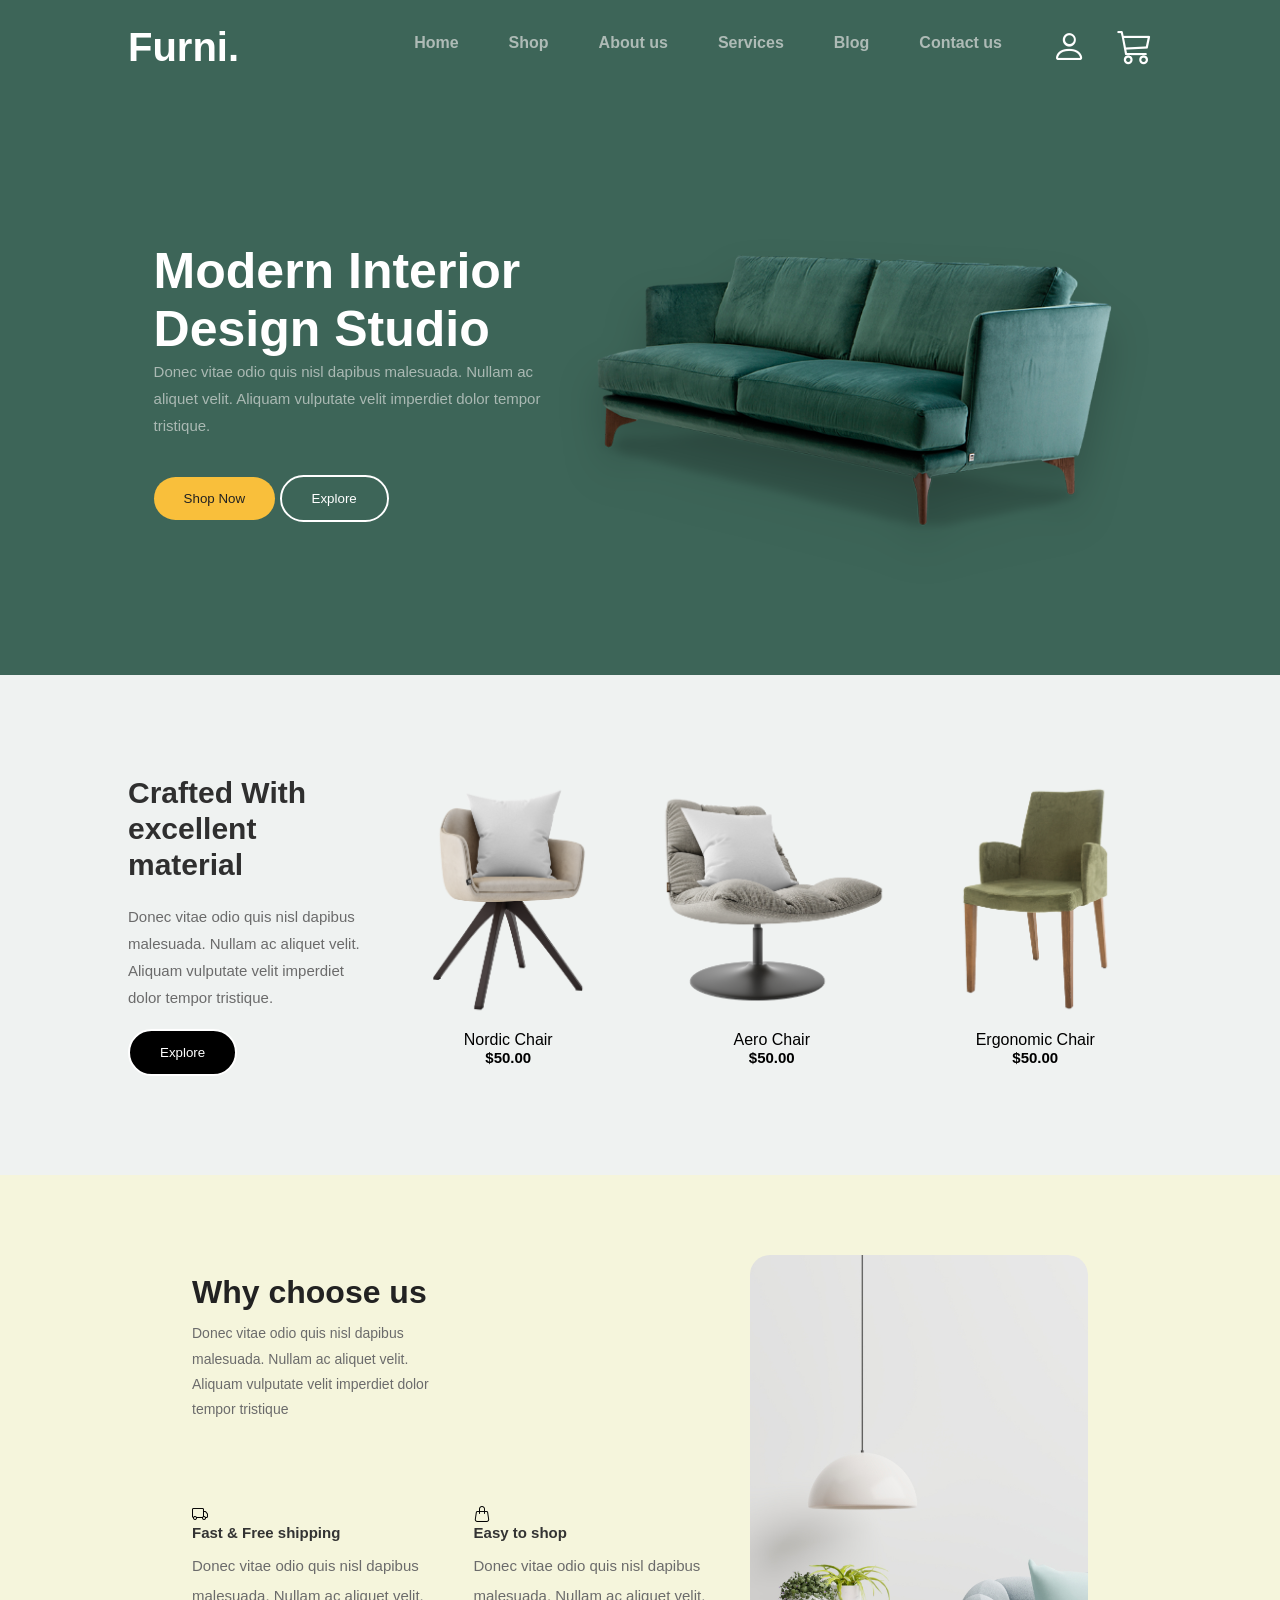
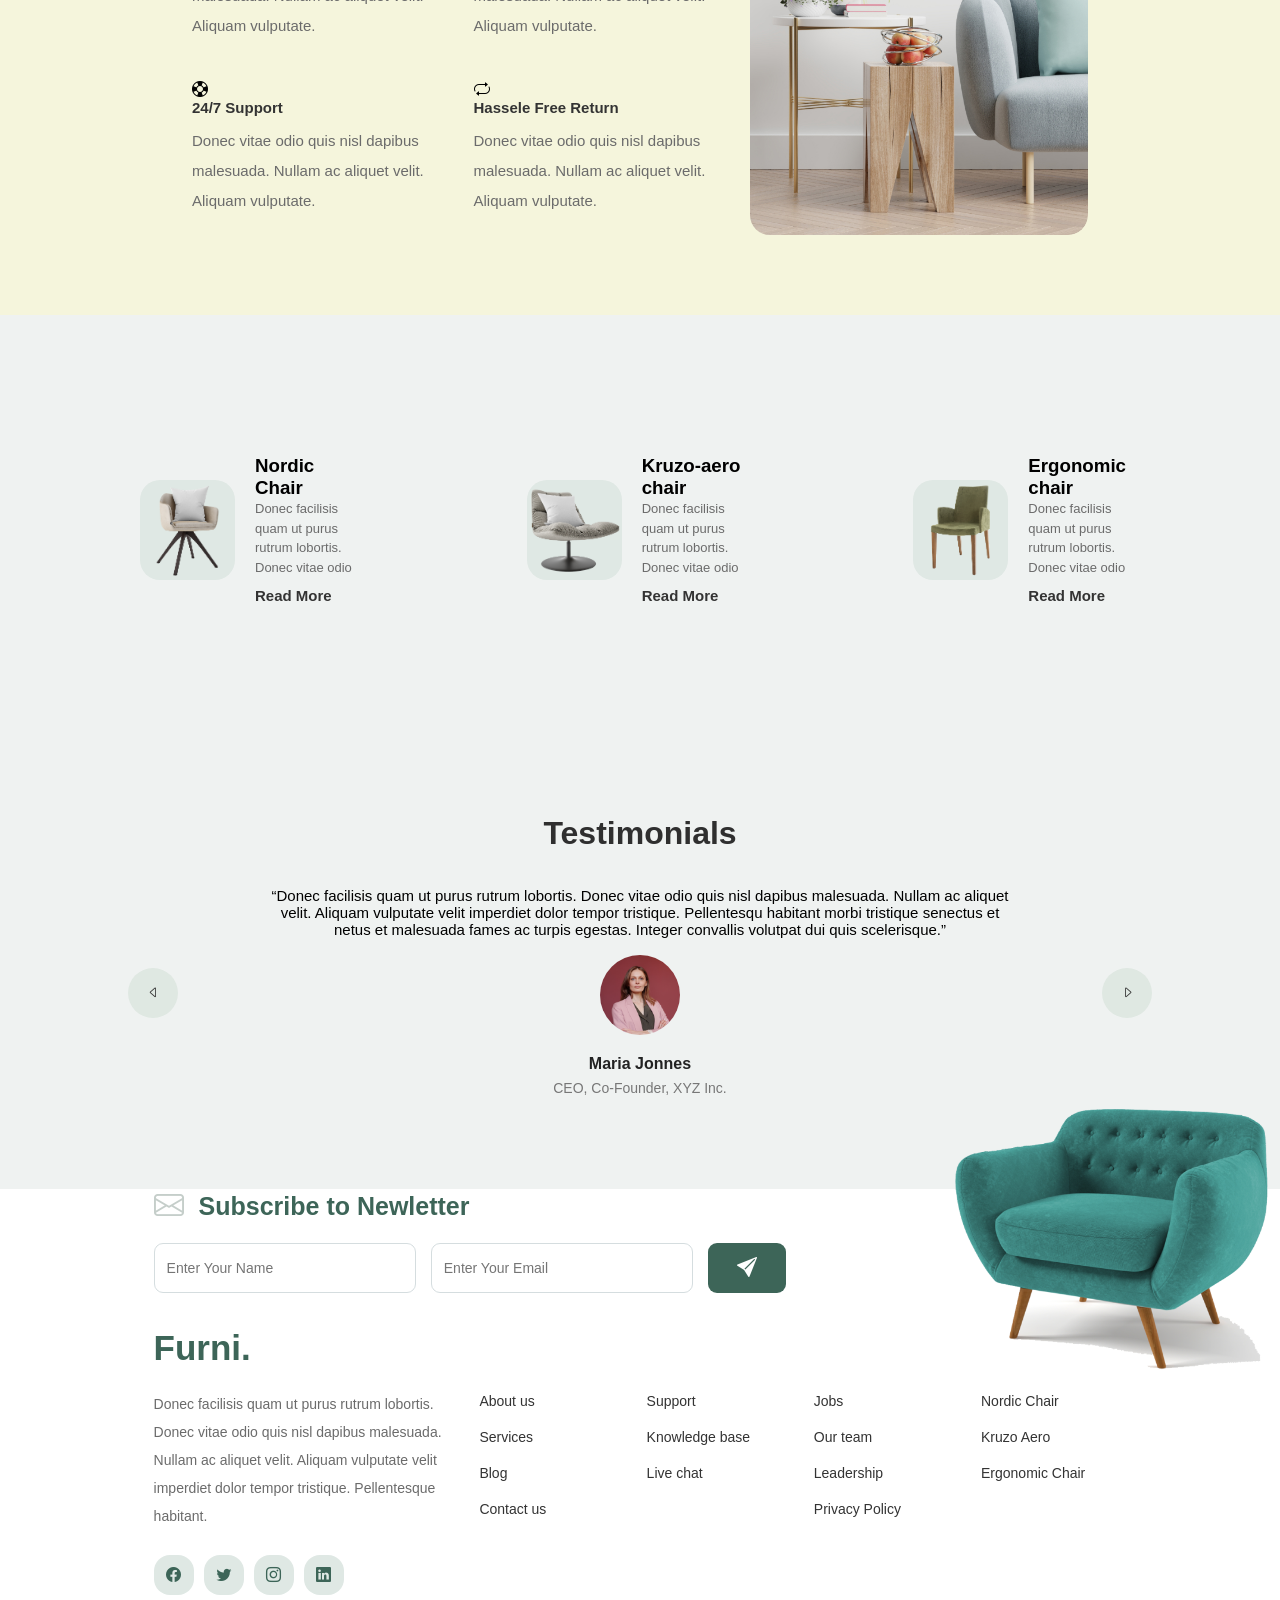
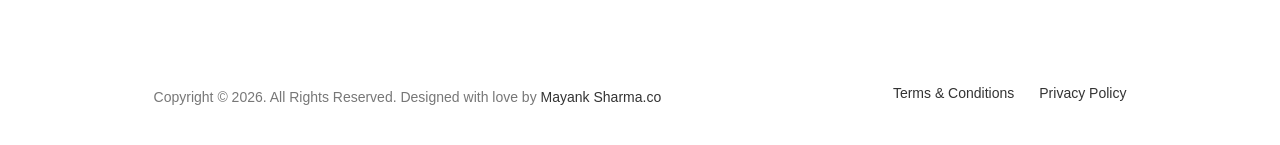
<file: index.html>
<!doctype html>
<html lang="en">
  <head>
    <meta charset="UTF-8" />
    <meta name="viewport" content="width=device-width, initial-scale=1.0" />
    <title>Furmi</title>
    <link rel="icon" type="image/png" href="Assets/favicon.png" />
    <link rel="stylesheet" href="Css/page01.css" />
    <link rel="preconnect" href="https://fonts.googleapis.com" />
    <link rel="preconnect" href="https://fonts.gstatic.com" crossorigin />
    <link
      href="https://fonts.googleapis.com/css2?family=Google+Sans:ital,opsz,wght@0,17..18,400..700;1,17..18,400..700&family=Poppins:ital,wght@0,100;0,200;0,300;0,400;0,500;0,600;0,700;0,800;0,900;1,100;1,200;1,300;1,400;1,500;1,600;1,700;1,800;1,900&display=swap"
      rel="stylesheet"
    />
    <link
      rel="stylesheet"
      href="https://cdn.jsdelivr.net/npm/bootstrap-icons@1.13.1/font/bootstrap-icons.min.css"
    />
  </head>

  <body>
    <section class="header">
      <nav>
        <div class="nav-links">
          <div class="logo">
            <a href="">Furni.</a>
          </div>
          <ul>
            <li><a href="index.html">Home</a></li>
            <li><a href="shop.html">Shop</a></li>
            <li><a href="about.html">About us</a></li>
            <li><a href="services.html">Services</a></li>
            <li><a href="blog.html">Blog</a></li>
            <li><a href="contact.html">Contact us</a></li>
          </ul>

          <div class="nav-icons">
            <a href="profile.html" aria-label="Profile">
              <i class="bi bi-person"></i>
            </a>

            <a href="shoppingCart.html" aria-label="Cart">
              <i class="bi bi-cart3"></i>
            </a>
          </div>
        </div>
      </nav>
    </section>

    <section class="hero">
      <div class="div hero-text">
        <h1>
          Modern Interior <br />
          Design Studio
        </h1>
        <p>
          Donec vitae odio quis nisl dapibus malesuada. Nullam ac aliquet velit.
          Aliquam vulputate velit imperdiet dolor tempor tristique.
        </p>
        <br /><br />
        <div class="buttons">
          <button>Shop Now</button>
          <button class="explore">Explore</button>
        </div>
      </div>

      <div class="hero-image">
        <img src="../Assets/couch.png" alt="" />
      </div>
    </section>

    <section class="products">
      <div class="product-intro">
        <h2>
          Crafted With <br />
          excellent material
        </h2>

        <p>
          Donec vitae odio quis nisl dapibus malesuada. Nullam ac aliquet velit.
          Aliquam vulputate velit imperdiet dolor tempor tristique.
        </p>
        <br />
        <button class="product-button">Explore</button>
      </div>

      <div class="product">
        <img src="../Assets/chair-1.png" alt="Chair" />
        <h3>Nordic Chair</h3>
        <strong>$50.00</strong>
      </div>

      <div class="product">
        <img src="../Assets/chair-2.png" alt="Chair" />
        <h3>Aero Chair</h3>
        <strong>$50.00</strong>
      </div>

      <div class="product">
        <img src="../Assets/chair-3.png" alt="Chair" />
        <h3>Ergonomic Chair</h3>
        <strong>$50.00</strong>
      </div>
    </section>

    <section class="why-choose-us">
      <div class="why-content">
        <h2>Why choose us</h2>
        <p>
          Donec vitae odio quis nisl dapibus malesuada. Nullam ac aliquet velit.
          Aliquam vulputate velit imperdiet dolor tempor tristique
        </p>
      </div>

      <div class="features">
        <div class="feature">
          <div class="feature-icons">
            <i class="bi bi-truck"></i>
            <h3>Fast & Free shipping</h3>
            <p>
              Donec vitae odio quis nisl dapibus malesuada. Nullam ac aliquet
              velit. Aliquam vulputate.
            </p>
          </div>
        </div>

        <div class="feature">
          <div class="feature-icons">
            <i class="bi bi-handbag"></i>
            <h3>Easy to shop</h3>
            <p>
              Donec vitae odio quis nisl dapibus malesuada. Nullam ac aliquet
              velit. Aliquam vulputate.
            </p>
          </div>
        </div>

        <div class="feature">
          <div class="feature-icons">
            <i class="bi bi-life-preserver"></i>
            <h3>24/7 Support</h3>
            <p>
              Donec vitae odio quis nisl dapibus malesuada. Nullam ac aliquet
              velit. Aliquam vulputate.
            </p>
          </div>
        </div>

        <div class="feature">
          <div class="feature-icons">
            <i class="bi bi-repeat"></i>
            <h3>Hassele Free Return</h3>
            <p>
              Donec vitae odio quis nisl dapibus malesuada. Nullam ac aliquet
              velit. Aliquam vulputate.
            </p>
          </div>
        </div>
      </div>

      <div class="why-image">
        <div class="dots"></div>

        <img src="../Assets/why-choose-us-img.jpg" alt="Living Room" />
      </div>
    </section>

    <section class="recommendation">
      <div class="recommendation">
        <img src="Assets/chair-1.png" alt="nordic-chair" />
        <div class="recommend-info">
          <h3>Nordic Chair</h3>
          <p>Donec facilisis quam ut purus rutrum lobortis. Donec vitae odio</p>
          <a href="shop.html">Read More</a>
        </div>
      </div>

      <div class="recommendation">
        <img src="Assets/chair-2.png" alt="Aero chair" />
        <div class="recommend-info">
          <h3>Kruzo-aero chair</h3>
          <p>Donec facilisis quam ut purus rutrum lobortis. Donec vitae odio</p>
          <a href="shop.html">Read More</a>
        </div>
      </div>

      <div class="recommendation">
        <img src="Assets/chair-3.png" alt="Ergonomic chair" />
        <div class="recommend-info">
          <h3>Ergonomic chair</h3>
          <p>Donec facilisis quam ut purus rutrum lobortis. Donec vitae odio</p>
          <a href="shop.html">Read More</a>
        </div>
      </div>
    </section>

    <section class="testimonials">
      <h2>Testimonials</h2>
      <div class="testimonial-content">
        <button class="testimonial-arrow" aria-label="Previous testtimonials">
          <i class="bi bi-caret-left"></i>
        </button>

        <div class="testi-center">
          <p class="quote">
            “Donec facilisis quam ut purus rutrum lobortis. Donec vitae odio
            quis nisl dapibus malesuada. Nullam ac aliquet velit. Aliquam
            vulputate velit imperdiet dolor tempor tristique. Pellentesqu
            habitant morbi tristique senectus et netus et malesuada fames ac
            turpis egestas. Integer convallis volutpat dui quis scelerisque.”
          </p>
          <br />

          <img
            class="testi-avatar"
            src="/Assets/customer1.jpg"
            alt="Maria Jones"
          />

          <h3>Maria Jonnes</h3>
          <p class="testi-role">CEO, Co-Founder, XYZ Inc.</p>
        </div>

        <button class="testimonial-arrow" aria-label="Next Testimonial">
          <i class="bi bi-caret-right"></i>
        </button>
      </div>

      <div class="testi-dots"></div>
    </section>

    <footer class="footer-section">
      <div class="newsletter">
        <div class="newsletter-content">
          <h3>
            <i class="bi bi-envelope"></i>
            Subscribe to Newletter
          </h3>

          <form class="newsletter-form">
            <input
              type="text"
              placeholder="Enter Your Name"
              aria-label="Your name"
            />

            <input
              type="email"
              placeholder="Enter Your Email"
              aria-label="Your email"
            />

            <button type="submit" aria-label="Subscribe">
              <i class="bi bi-send-fill"></i>
            </button>
          </form>
        </div>

        <img
          class="blue-chair"
          src="Assets/sofa.png"
          alt="Blue Chair niche wali"
        />
      </div>

      <div class="main-footer">
        <div class="footer-brand">
          <a href="index.html" class="footer-logo">Furni.</a>

          <p>
            Donec facilisis quam ut purus rutrum lobortis. Donec vitae odio quis
            nisl dapibus malesuada. Nullam ac aliquet velit. Aliquam vulputate
            velit imperdiet dolor tempor tristique. Pellentesque habitant.
          </p>

          <div class="footer-socials">
            <a href="#" aria-label="facebook">
              <i class="bi bi-facebook"></i>
            </a>

            <a href="#" aria-label="Twitter">
              <i class="bi bi-twitter"></i>
            </a>

            <a href="#" aria-label="Instagram">
              <i class="bi bi-instagram"></i>
            </a>

            <a href="#" aria-label="LinkedIn">
              <i class="bi bi-linkedin"></i>
            </a>
          </div>
        </div>

        <div class="footer-links">
          <a href="about.html">About us</a>
          <a href="services.html">Services</a>
          <a href="blog.html">Blog</a>
          <a href="contact.html">Contact us</a>
        </div>

        <div class="footer-links">
          <a href="#">Support</a>
          <a href="#">Knowledge base</a>
          <a href="#">Live chat</a>
        </div>

        <div class="footer-links">
          <a href="#">Jobs</a>
          <a href="#">Our team</a>
          <a href="#">Leadership</a>
          <a href="#">Privacy Policy</a>
        </div>

        <div class="footer-links">
          <a href="shop.html">Nordic Chair</a>
          <a href="shop.html">Kruzo Aero</a>
          <a href="shop.html">Ergonomic Chair</a>
        </div>
      </div>


      <div class="bottom-footer">
        <p>
            Copyright &copy; 2026. All Rights Reserved.
            Designed with love by <a href="#">Mayank Sharma.co</a>
        </p>

         <div class="footer-legal">
            <a href="#">Terms &amp; Conditions</a>
            <a href="#">Privacy Policy</a>
        </div>


      </div>


    </footer>

    <script
      src="https://cdn.jsdelivr.net/npm/bootstrap@5.3.8/dist/js/bootstrap.bundle.min.js"
      integrity="sha384-FKyoEForCGlyvwx9Hj09JcYn3nv7wiPVlz7YYwJrWVcXK/BmnVDxM+D2scQbITxI"
      crossorigin="anonymous"
    ></script>
  </body>
</html>
</file>
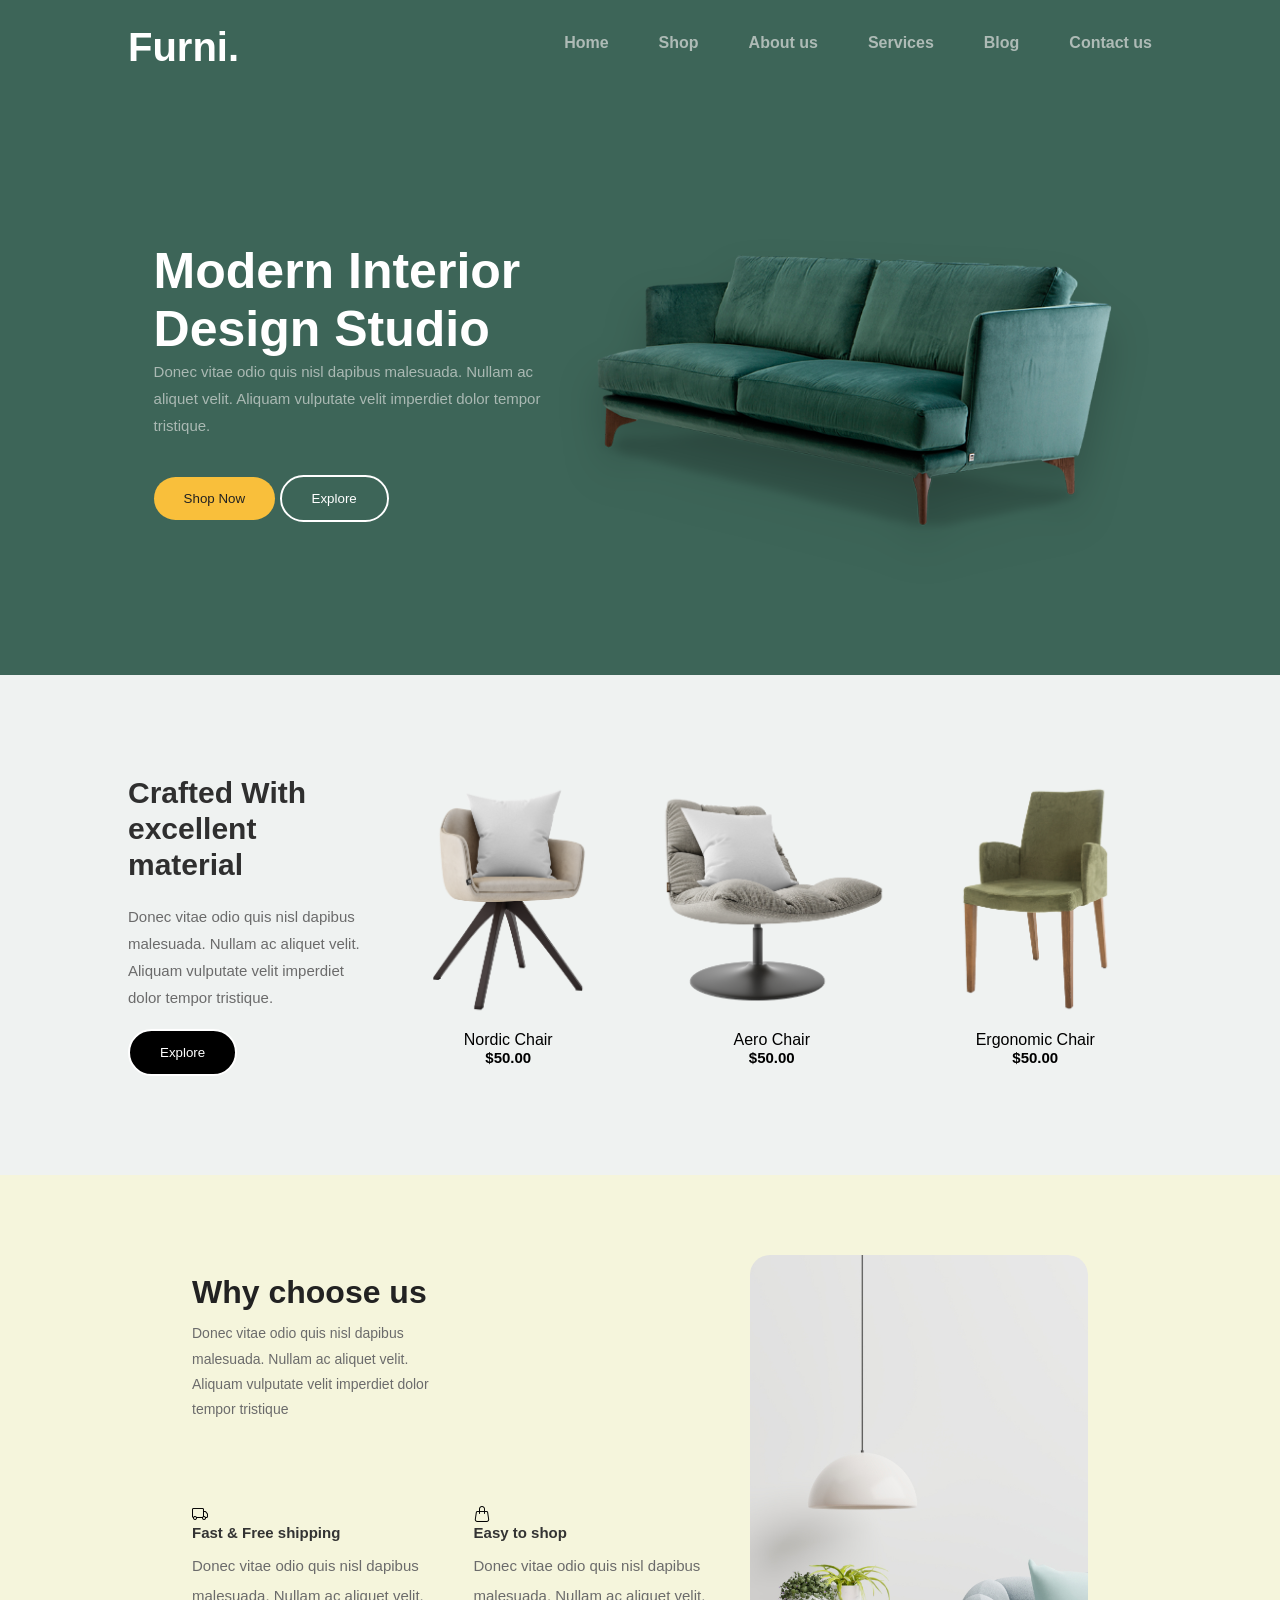
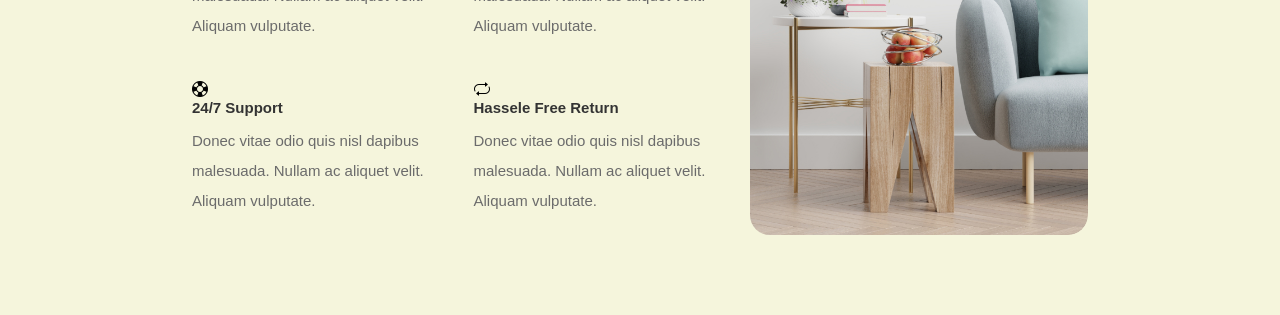
<file: html/index.html>
<!doctype html>
<html lang="en">
  <head>
    <meta charset="UTF-8" />
    <meta name="viewport" content="width=device-width, initial-scale=1.0" />
    <title>Demo Web page</title>
    <link rel="stylesheet" href="../Css/page01.css" />
    <link rel="preconnect" href="https://fonts.googleapis.com" />
    <link rel="preconnect" href="https://fonts.gstatic.com" crossorigin />
    <link
      href="https://fonts.googleapis.com/css2?family=Google+Sans:ital,opsz,wght@0,17..18,400..700;1,17..18,400..700&family=Poppins:ital,wght@0,100;0,200;0,300;0,400;0,500;0,600;0,700;0,800;0,900;1,100;1,200;1,300;1,400;1,500;1,600;1,700;1,800;1,900&display=swap"
      rel="stylesheet"
    />
    <link
      rel="stylesheet"
      href="https://cdn.jsdelivr.net/npm/bootstrap-icons@1.13.1/font/bootstrap-icons.min.css"
    />
  </head>

  <body>
    <section class="header">
      <nav>
        <div class="nav-links">
          <div class="logo">
            <a href="">Furni.</a>
          </div>
          <ul>
            <li><a href="">Home</a></li>
            <li><a href="">Shop</a></li>
            <li><a href="">About us</a></li>
            <li><a href="">Services</a></li>
            <li><a href="">Blog</a></li>
            <li><a href="">Contact us</a></li>
          </ul>
        </div>
      </nav>
    </section>

    <section class="hero">
      <div class="div hero-text">
        <h1>
          Modern Interior <br />
          Design Studio
        </h1>
        <p>
          Donec vitae odio quis nisl dapibus malesuada. Nullam ac aliquet velit.
          Aliquam vulputate velit imperdiet dolor tempor tristique.
        </p>
        <br /><br />
        <div class="buttons">
          <button>Shop Now</button>
          <button class="explore">Explore</button>
        </div>
      </div>

      <div class="hero-image">
        <img src="../Assets/couch.png" alt="" />
      </div>
    </section>

    <section class="products">
      <div class="product-intro">
        <h2>
          Crafted With <br />
          excellent material
        </h2>

        <p>
          Donec vitae odio quis nisl dapibus malesuada. Nullam ac aliquet velit.
          Aliquam vulputate velit imperdiet dolor tempor tristique.
        </p>
        <br />
        <button class="product-button">Explore</button>
      </div>

      <div class="product">
        <img src="../Assets/chair-1.png" alt="Chair" />
        <h3>Nordic Chair</h3>
        <strong>$50.00</strong>
      </div>

      <div class="product">
        <img src="../Assets/chair-2.png" alt="Chair" />
        <h3>Aero Chair</h3>
        <strong>$50.00</strong>
      </div>

      <div class="product">
        <img src="../Assets/chair-3.png" alt="Chair" />
        <h3>Ergonomic Chair</h3>
        <strong>$50.00</strong>
      </div>
    </section>

    <section class="why-choose-us">
      <div class="why-content">
        <h2>Why choose us</h2>
        <p>
          Donec vitae odio quis nisl dapibus malesuada. Nullam ac aliquet velit.
          Aliquam vulputate velit imperdiet dolor tempor tristique
        </p>
      </div>

      <div class="features">
        <div class="feature">
          <div class="feature-icons">
            <i class="bi bi-truck"></i>
            <h3>Fast & Free shipping</h3>
            <p>
              Donec vitae odio quis nisl dapibus malesuada. Nullam ac aliquet
              velit. Aliquam vulputate.
            </p>
          </div>
        </div>

        <div class="feature">
          <div class="feature-icons">
            <i class="bi bi-handbag"></i>
            <h3>Easy to shop</h3>
            <p>
              Donec vitae odio quis nisl dapibus malesuada. Nullam ac aliquet
              velit. Aliquam vulputate.
            </p>
          </div>
        </div>

        <div class="feature">
          <div class="feature-icons">
            <i class="bi bi-life-preserver"></i>
            <h3>24/7 Support</h3>
            <p>
              Donec vitae odio quis nisl dapibus malesuada. Nullam ac aliquet
              velit. Aliquam vulputate.
            </p>
          </div>
        </div>

        <div class="feature">
          <div class="feature-icons">
            <i class="bi bi-repeat"></i>
            <h3>Hassele Free Return</h3>
            <p>
              Donec vitae odio quis nisl dapibus malesuada. Nullam ac aliquet
              velit. Aliquam vulputate.
            </p>
          </div>
        </div>
      </div>

      <div class="why-image">
        <div class="dots"></div>

        <img src="../Assets/why-choose-us-img.jpg" alt="Living Room">

      </div>
    </section>

    <script
      src="https://cdn.jsdelivr.net/npm/bootstrap@5.3.8/dist/js/bootstrap.bundle.min.js"
      integrity="sha384-FKyoEForCGlyvwx9Hj09JcYn3nv7wiPVlz7YYwJrWVcXK/BmnVDxM+D2scQbITxI"
      crossorigin="anonymous"
    ></script>
  </body>
</html>
</file>
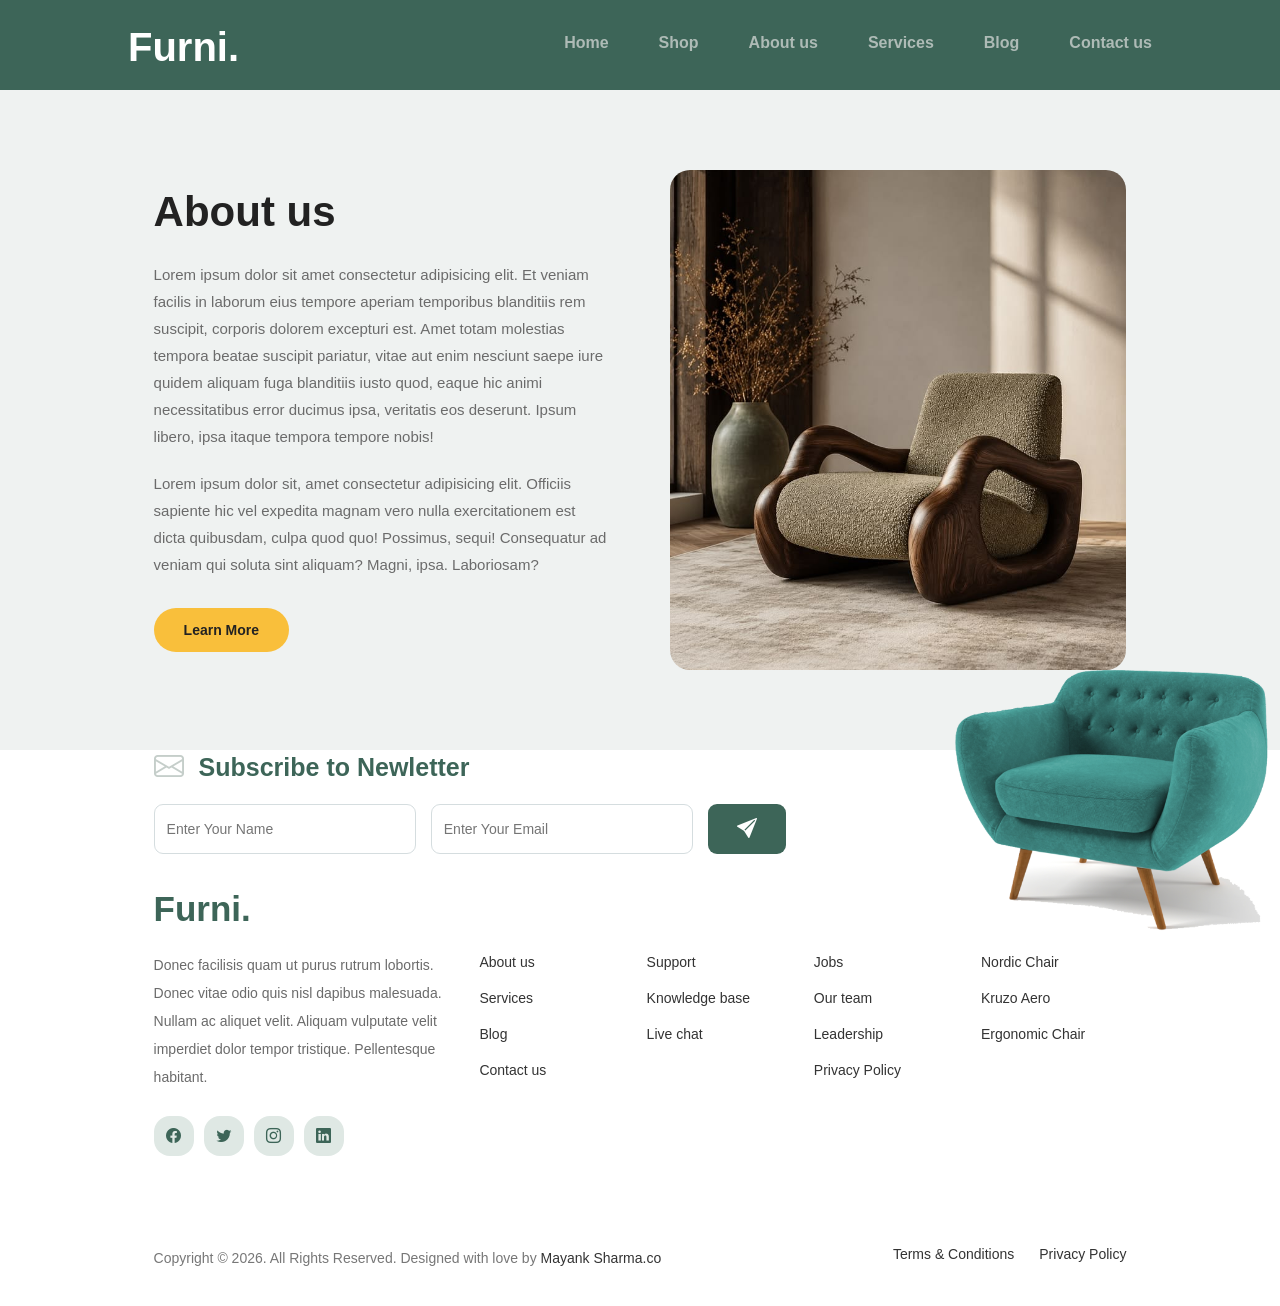
<file: about.html>
<!doctype html>
<html lang="en">
  <head>
    <meta charset="UTF-8" />
    <meta name="viewport" content="width=device-width, initial-scale=1.0" />
    <title>About us</title>
    <link rel="stylesheet" href="Css/page01.css">
    <link
      rel="stylesheet"
      href="https://cdn.jsdelivr.net/npm/bootstrap-icons@1.13.1/font/bootstrap-icons.min.css"
    />
  </head>
  <body>
    <nav>
      <div class="nav-links">
        <div class="logo">
          <a href="index.html">Furni.</a>
        </div>
        <ul>
          <li><a href="/index.html">Home</a></li>
          <li><a href="shop.html">Shop</a></li>
          <li><a href="/about.html">About us</a></li>
          <li><a href="services.html">Services</a></li>
          <li><a href="blog.html">Blog</a></li>
          <li><a href="/contact.html">Contact us</a></li>
        </ul>
      </div>
    </nav>

    <section class="about">
      <div class="about-next">
        <h1>About us</h1>
        <p>
          Lorem ipsum dolor sit amet consectetur adipisicing elit. Et veniam
          facilis in laborum eius tempore aperiam temporibus blanditiis rem
          suscipit, corporis dolorem excepturi est. Amet totam molestias tempora
          beatae suscipit pariatur, vitae aut enim nesciunt saepe iure quidem
          aliquam fuga blanditiis iusto quod, eaque hic animi necessitatibus
          error ducimus ipsa, veritatis eos deserunt. Ipsum libero, ipsa itaque
          tempora tempore nobis!
        </p>

        <p>
          Lorem ipsum dolor sit, amet consectetur adipisicing elit. Officiis
          sapiente hic vel expedita magnam vero nulla exercitationem est dicta
          quibusdam, culpa quod quo! Possimus, sequi! Consequatur ad veniam qui
          soluta sint aliquam? Magni, ipsa. Laboriosam?
        </p>

        <button>Learn More</button>
      </div>

      <div class="about-image">
        <img src="./Assets/about.jpg" alt="">

      </div>
    </section>

     <footer class="footer-section">
      <div class="newsletter">
        <div class="newsletter-content">
          <h3>
            <i class="bi bi-envelope"></i>
            Subscribe to Newletter
          </h3>

          <form class="newsletter-form">
            <input
              type="text"
              placeholder="Enter Your Name"
              aria-label="Your name"
            />

            <input
              type="email"
              placeholder="Enter Your Email"
              aria-label="Your email"
            />

            <button type="submit" aria-label="Subscribe">
              <i class="bi bi-send-fill"></i>
            </button>
          </form>
        </div>

        <img
          class="blue-chair"
          src="Assets/sofa.png"
          alt="Blue Chair niche wali"
        />
      </div>

      <div class="main-footer">
        <div class="footer-brand">
          <a href="index.html" class="footer-logo">Furni.</a>

          <p>
            Donec facilisis quam ut purus rutrum lobortis. Donec vitae odio quis
            nisl dapibus malesuada. Nullam ac aliquet velit. Aliquam vulputate
            velit imperdiet dolor tempor tristique. Pellentesque habitant.
          </p>

          <div class="footer-socials">
            <a href="#" aria-label="facebook">
              <i class="bi bi-facebook"></i>
            </a>

            <a href="#" aria-label="Twitter">
              <i class="bi bi-twitter"></i>
            </a>

            <a href="#" aria-label="Instagram">
              <i class="bi bi-instagram"></i>
            </a>

            <a href="#" aria-label="LinkedIn">
              <i class="bi bi-linkedin"></i>
            </a>
          </div>
        </div>

        <div class="footer-links">
          <a href="about.html">About us</a>
          <a href="services.html">Services</a>
          <a href="blog.html">Blog</a>
          <a href="contact.html">Contact us</a>
        </div>

        <div class="footer-links">
          <a href="#">Support</a>
          <a href="#">Knowledge base</a>
          <a href="#">Live chat</a>
        </div>

        <div class="footer-links">
          <a href="#">Jobs</a>
          <a href="#">Our team</a>
          <a href="#">Leadership</a>
          <a href="#">Privacy Policy</a>
        </div>

        <div class="footer-links">
          <a href="shop.html">Nordic Chair</a>
          <a href="shop.html">Kruzo Aero</a>
          <a href="shop.html">Ergonomic Chair</a>
        </div>
      </div>


      <div class="bottom-footer">
        <p>
            Copyright &copy; 2026. All Rights Reserved.
            Designed with love by <a href="#">Mayank Sharma.co</a>
        </p>

         <div class="footer-legal">
            <a href="#">Terms &amp; Conditions</a>
            <a href="#">Privacy Policy</a>
        </div>


      </div>


    </footer>

     <script
      src="https://cdn.jsdelivr.net/npm/bootstrap@5.3.8/dist/js/bootstrap.bundle.min.js"
      integrity="sha384-FKyoEForCGlyvwx9Hj09JcYn3nv7wiPVlz7YYwJrWVcXK/BmnVDxM+D2scQbITxI"
      crossorigin="anonymous"
    ></script>

  </body>
</html>
</file>
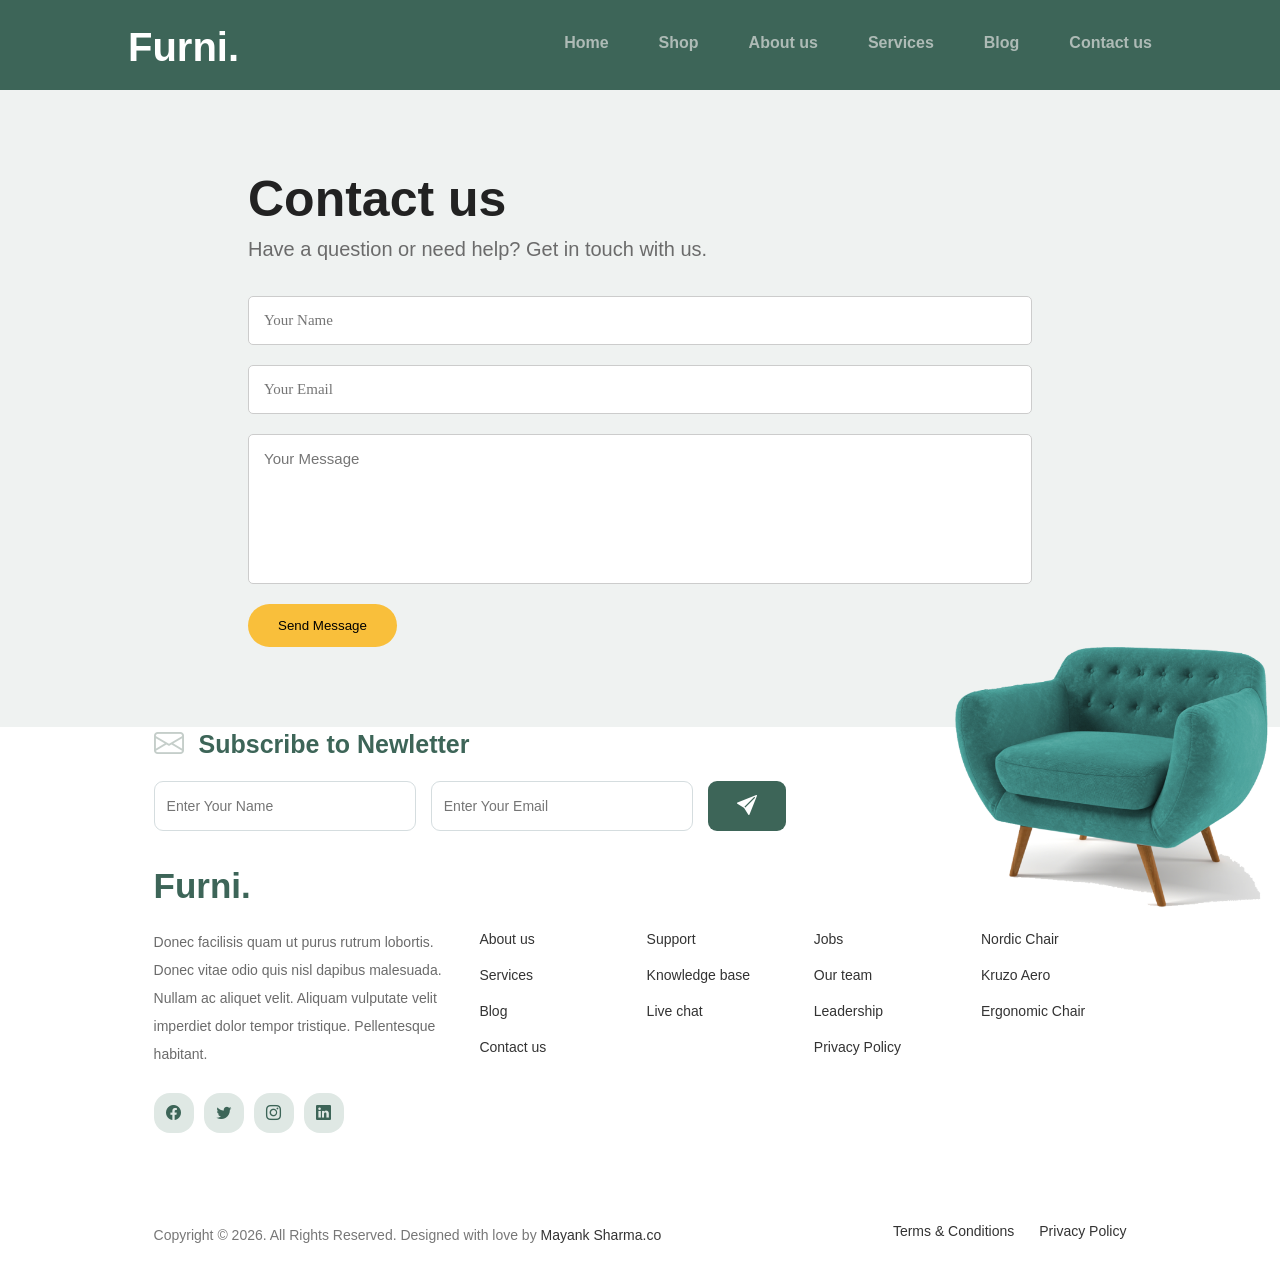
<file: contact.html>
<!doctype html>
<html lang="en">
  <head>
    <meta charset="UTF-8" />
    <meta name="viewport" content="width=device-width, initial-scale=1.0" />
    <title>Contact us</title>
    <link rel="stylesheet" href="../Css/page01.css" />
    <link rel="stylesheet" href="https://cdn.jsdelivr.net/npm/bootstrap-icons@1.13.2/font/bootstrap-icons.min.css">
  </head>
  <body>
    <nav>
      <div class="nav-links">
        <div class="logo">
          <a href="/">Furni.</a>
        </div>

        <ul>
          <li><a href="/">Home</a></li>
          <li><a href="html/shop.html">Shop</a></li>
          <li><a href="html/about.html">About us</a></li>
          <li><a href="html/services.html">Services</a></li>
          <li><a href="./blog.html">Blog</a></li>
          <li><a href="./contact.html">Contact us</a></li>
        </ul>
      </div>
    </nav>

   <section class="contact">
    <div class="contact-content">
        <h1>Contact us</h1>
        <p>
            Have a question or need help? Get in touch with us.
        </p>

        <form>
            <input type="text" placeholder="Your Name">
            <input type="email" placeholder="Your Email">
            <textarea placeholder="Your Message"></textarea>
            <button type="submit">Send Message</button>
        </form>
    </div>
</section>

 <footer class="footer-section">
      <div class="newsletter">
        <div class="newsletter-content">
          <h3>
            <i class="bi bi-envelope"></i>
            Subscribe to Newletter
          </h3>

          <form class="newsletter-form">
            <input
              type="text"
              placeholder="Enter Your Name"
              aria-label="Your name"
            />

            <input
              type="email"
              placeholder="Enter Your Email"
              aria-label="Your email"
            />

            <button type="submit" aria-label="Subscribe">
              <i class="bi bi-send-fill"></i>
            </button>
          </form>
        </div>

        <img
          class="blue-chair"
          src="Assets/sofa.png"
          alt="Blue Chair niche wali"
        />
      </div>

      <div class="main-footer">
        <div class="footer-brand">
          <a href="index.html" class="footer-logo">Furni.</a>

          <p>
            Donec facilisis quam ut purus rutrum lobortis. Donec vitae odio quis
            nisl dapibus malesuada. Nullam ac aliquet velit. Aliquam vulputate
            velit imperdiet dolor tempor tristique. Pellentesque habitant.
          </p>

          <div class="footer-socials">
            <a href="#" aria-label="facebook">
              <i class="bi bi-facebook"></i>
            </a>

            <a href="#" aria-label="Twitter">
              <i class="bi bi-twitter"></i>
            </a>

            <a href="#" aria-label="Instagram">
              <i class="bi bi-instagram"></i>
            </a>

            <a href="#" aria-label="LinkedIn">
              <i class="bi bi-linkedin"></i>
            </a>
          </div>
        </div>

        <div class="footer-links">
          <a href="about.html">About us</a>
          <a href="services.html">Services</a>
          <a href="blog.html">Blog</a>
          <a href="contact.html">Contact us</a>
        </div>

        <div class="footer-links">
          <a href="#">Support</a>
          <a href="#">Knowledge base</a>
          <a href="#">Live chat</a>
        </div>

        <div class="footer-links">
          <a href="#">Jobs</a>
          <a href="#">Our team</a>
          <a href="#">Leadership</a>
          <a href="#">Privacy Policy</a>
        </div>

        <div class="footer-links">
          <a href="shop.html">Nordic Chair</a>
          <a href="shop.html">Kruzo Aero</a>
          <a href="shop.html">Ergonomic Chair</a>
        </div>
      </div>


      <div class="bottom-footer">
        <p>
            Copyright &copy; 2026. All Rights Reserved.
            Designed with love by <a href="#">Mayank Sharma.co</a>
        </p>

         <div class="footer-legal">
            <a href="#">Terms &amp; Conditions</a>
            <a href="#">Privacy Policy</a>
        </div>


      </div>


    </footer>

  </body>
</html>
</file>
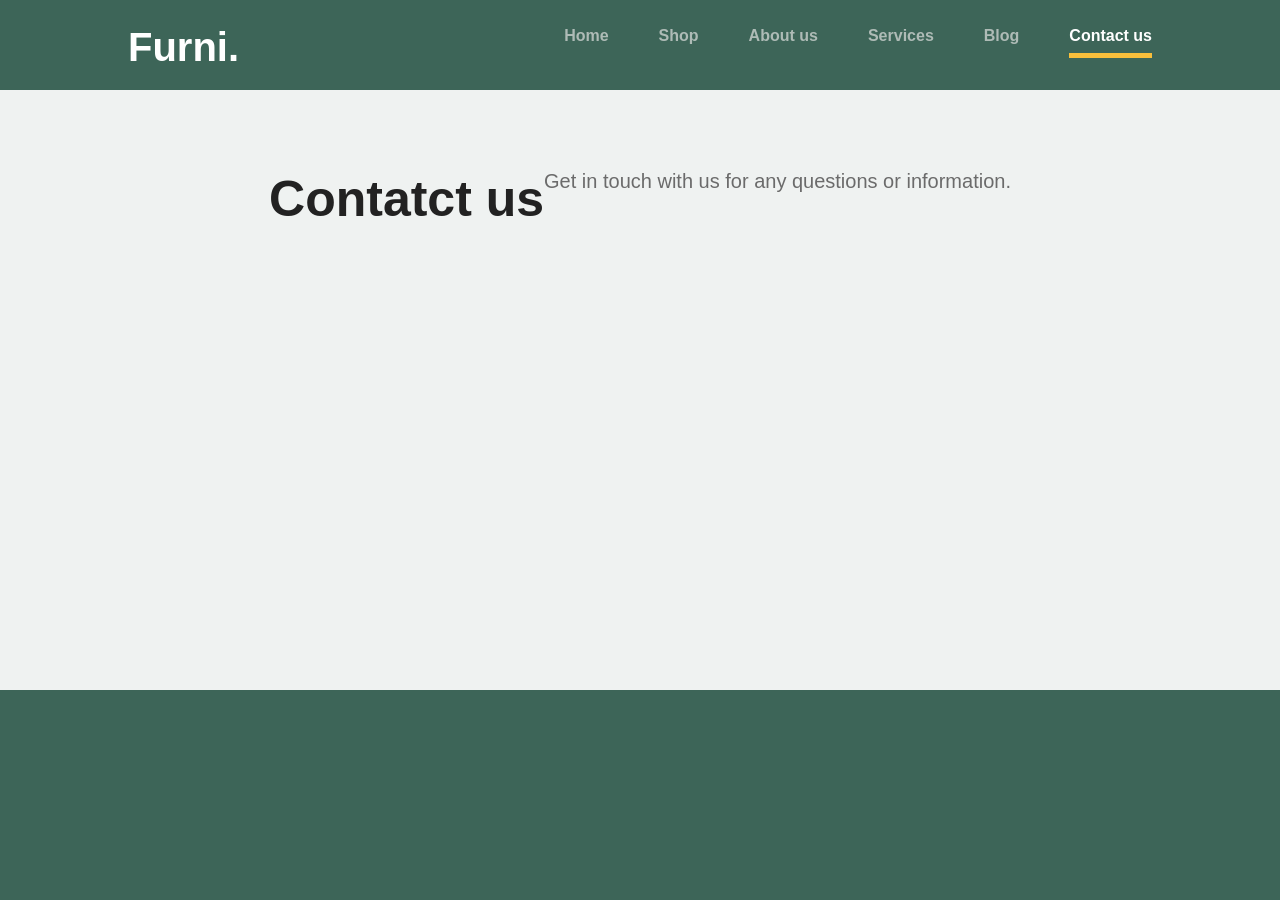
<file: html/contact.html>
<!DOCTYPE html>
<html lang="en">
<head>
    <meta charset="UTF-8">
    <meta name="viewport" content="width=device-width, initial-scale=1.0">
    <title>Contact us</title>
    <link rel="stylesheet" href="../Css/page01.css">
</head>
<body>
    <nav>
        <div class="nav-links">
            
            <div class="logo">
                <a href="index.html">Furni.</a>
            </div>

            <ul>
                <li><a href="html/index.html">Home</a></li>
                <li><a href="html/shop.html">Shop</a></li>
                <li><a href="html/about.html">About us</a></li>
                <li><a href="html/services.html">Services</a></li>
                <li><a href="html/blog.html">Blog</a></li>

                <li>
                    <a href="contact.html" class="active">Contact us</a>
                </li>

            </ul>
        </div>
    </nav>

    <section class="contact">

        <h1>Contatct us</h1>

        <p>
             Get in touch with us for any questions or information.
        </p>

    </section>

</body>
</html>
</file>
<file: Css/page01.css>
*{
    margin: 0;
    padding: 0;
    box-sizing: border-box;
}

body{
    background-color: #3d6558;
    font-family: 'Inter', sans-serif;
}

nav{
    height: 90px;
    width: 100%;
}

.nav-links{
    padding-top: 25px;
    display: flex;
    align-items: center;
    width: 80%;
    margin: auto;
}

.nav-icons{
    display: flex;
    align-items: center;
    gap: 30px;
    margin-left: 50px;
}

.nav-icons a{
    color: white;
    font-size: 35px;
    display: flex;
    text-decoration: none;
}

.logo a{
    color: white;
    text-decoration: none;
    font-size: 40px;
    font-weight: bold;
}
.nav-links ul{
    display: flex;
    gap: 50px;
    list-style: none;
    margin-left: auto;
}

.nav-links ul li a{
    color: #aebbb6;
    text-decoration: none;
    font-size: 16px;
    font-weight: bold;
}

.nav-links ul li::after {
    content: '';
    margin-top: 5px;
    width: 0;
    height: 5px;
    background: #f9bf3b;
    display: block;
    transition: 0.5s;
}

.nav-links ul li:hover::after{
    width: 100%;
}

.hero{
    display: flex;
    height: 585px;
   align-items: center;
   padding: 0 12%;
   position: relative;
   overflow: hidden;
}
.hero-text{
    width: 45%;
}

.hero-text h1{
    font-size: 50px;
    font-weight: 70%;
    line-height: 1.15;
    color: white;
}
.hero-text p{
    font-size: 15px;
    line-height: 1.8;
    color: #aab9b3;
}
.hero-image{
    width: 60%;
    position: relative;
    z-index: 2;
}
.hero-image img{
    width: 100%;
    filter: drop-shadow(0 25px 20px rgba(0, 0, 0, 0.18));
}
.buttons button{
    padding: 14px 30px;
    border-radius: 35px;
    border: none;
    cursor: pointer;
    transition: all 0.5s ease;
}
.buttons button:hover{
    transform: translateY(-3px) scale(1.02);
    box-shadow: 0 10px 15px rgba(0, 0, 0, 0.15);
}
.buttons button:first-child{
    background-color: #f9bf3b;
    color: #222;
}

.buttons button:first-child:hover{
    background-color: #ffd166;
}
.buttons .explore{
    background-color: transparent;
    border: 2px solid;
    color: white;
}

.buttons .explore:hover{
    background-color: white;
    color: #3d6558;
}
.products{
    background-color: #eff2f1;
    min-height: 500px;

    display: flex;
    align-items: center;
    padding: 80px 10%;
    gap: 30px;
}
.product-intro{
    width: 25%;

}
.product-intro h2{
    font-size: 30px;
    line-height: 1.2;
    font-weight: 600;
    color: #2f2f2f;
}
.product-intro p{
    font-size: 15px;
    line-height: 1.8;
    color: #6b6b6b;
    margin-top: 20px;
}
.product{
    width: 25%;
    text-align: center;
}
.product img{
    width: 100%;
    display: block;
    transition: transform 0.3s ease;
}

.product img:hover{
    transform:  scale(1.05) translateY(-5px);
    box-shadow: 0 10px 25px rgpa(black);
}
.product h3{
    font-size: 16px;
    font-weight: 500;
    margin-top: 15px;
}
.product strong{
    font-size: 15px;
}
.product-button{
    border: 2px solid white;
    color: white;
    padding: 14px 30px;
    border-radius: 35px;
    cursor: pointer;
    background-color: black;
    transition: color 1s ease;
    transition: transform 0.5s ease, box-shadow 0.5s ease;
    
}

.product-button::before{
    content: " ";
    position: absolute;
    top: 0;
    left: 0;
    width: 0;
    height: 100%;
    background-color: #f9bf3b;
    transition: width 1s ease;
}
.product-button :hover::before{
    width: 100%;
}

.product-button:hover{
    background-color: #f9bf3b;
    color: #3d6558;
    transform: translateY(-3px);
    box-shadow: 0 8px 20px rgba(0, 0, 0, 0.15);
    transform: scale(1.05);
    box-shadow: 0 15px 30px  rgba(0, 0, 0, 0.2);
}
.why-choose-us{
    min-height: 700px;
    background-color: beige;
    display: grid;
    align-items: center;
    padding: 80px 15%;
}
.why-content{
    width: 55%;

}
.why-content h2 {
    font-size: 32px;
    font-weight: 600;
    color: #222;
    margin: 0 0 10px 0;
}
.why-content > p {
    font-size: 14px;
    line-height: 1.8;
    color: #6b6b6b;
    width: 90%;
    margin: 0;
}

.why-image{
    overflow: hidden;
    border-radius: 20px;
}
.why-image img{
    transition: transform 0.5s ease, box-shadow 0.5s ease;
}

.why-image:hover img{
    transform: scale(1.05);
    box-shadow: 35px 35px 30px 35px rgba(0.2, 0.2, 0.2, 0.2);
}

.features{
    display: grid;
    grid-template-columns: 1fr 1fr;
    gap: 40px 35px;
    margin-top: 45px;
}
.feature-icon{
    width: 50px;
    height: 50px;
    display: flex;
    align-items: center;
    justify-content: center;
    font-size: 25px;
}

.feature-icon i {
    font-size: 50px !important;
}
.feature h3{
    font-size: 15px;
    color: #333;
    font-weight: 600;
    margin-bottom: 10px;

}
.feature p{
    font-size: 15px;
    line-height: 2;
    color: #6b6b6b;
}
.why-image {
    grid-column: 2;
    grid-row: 1 / span 2;

    width: 100%;

    position: relative;

    padding-left: 30px;

    box-sizing: border-box;
}
.why-image img {
    width: 100%;

    height: 580px;

    object-fit: cover;

    display: block;

    border-radius: 20px;

    position: relative;

    z-index: 2;
}

.nav-links ul li a.active{
    color: white;
}
.nav-links ul li a.active::after{
    content: " ";
    display: block;
    width: 100%;
    height: 5px;
    background-color: #f9bf3b;
    margin-top: 8px;
}

.contact{
    background-color:#eff2f1;
    min-height: 600px;
    padding: 80px;
    display: flex;
    justify-content: center;

}
.contact-content{
    width: 70%;
}

.contact h1{
    font-size: 50px;
    color: #222;
    margin-bottom: 10px;
}
.contact p{
    font-size: 20px;
    margin-bottom: 35px;
    color: #6b6b6b;
}
.contact form{
    display: flex;
    flex-direction: column;
    gap: 20px;
}
.contact textarea {
    width: 100%;
    padding: 15px;
    border-radius: 5px;
    border: 1px solid #ccc;
    font-size: 15px;
    font-family: inherit;
}
.contact input{
     width: 100%;
    padding: 15px;
    border-radius: 5px;
    border: 1px solid #ccc;
    font-size: 15px;
    font-family: inhboerit;
}
.contact textarea {
    height: 150px;
    resize: none;
}
.contact button {
    width: fit-content;
    border: none;
    border-radius: 30px;
    cursor: pointer;
    background-color: #f9bf3b;
    transition: 0.3s;
    padding: 14px 30px;
    
}
.contact button:hover {
    transform: translateY(-3px);
    box-shadow: 0 8px 15px;
}

.about {
     min-height: 600px;
    background-color: #eff2f1;
    display: flex;
    align-items: center;
    gap: 60px;
    padding: 80px 12%;
}

.about-text{
    width: 50%;
}

.about-text p{
    font-size: 15px;
    line-height: 1.8;
    color: #6b6b6b;
}

.about-text h1{
    font-size: 45px;
    color: #222;
    margin-bottom: 20px;
}
.about-image{
    width: 50%;
}
.about-image img {
    display: block;
    width: 100%;
    border-radius: 20px;
}

.recommendation{
    background-color: #eff2f1;
    display: grid;
    grid-template-columns: grid;
    gap: 30px;
    padding: 70px;
}

.recommendation{
    display: flex;
    align-items: center;
    gap: 20px;
    min-width: 0;
}

.recommendation img {
    width: 95px;
    height: 100px;
    object-fit: contain;
    flex-shrink: 0;
    border-radius: 20px;
    background-color: #dfe8e4;
}

.recommendation-inf0 h3 {
    font-size: 15px;
    color: #222;
    margin-bottom: 10px;
}

.recommendation p {
    font-size: 13px;
    line-height: 1.5;
    color: #6b6b6b;
    margin-bottom: 10px;
}

.recommendation a {
    color: #333;
    font-size: 15px;
    font-weight: 600;
    text-decoration: none;
}


.testimonials {
   background-color: #eff2f1;
    padding: 70px 10% 90px;
    text-align: center;
}

.testimonials h2 {
    font-size: 32px;
    font-weight: 600;
    color: #2f2f2f;
    margin-bottom: 35px;
    text-align: center;
}

.testimonial-content {
    display: flex;
    align-items: center;
    justify-content: space-between;
    gap: 35px;
}

.testi-center {
    max-width: 750px;
    margin: 0 auto;
    font-size: 15px;
}

.testi-quote {
    font-size: 20px;
    line-height: 1.8;
    color: #6b6b6b;
    margin-bottom: 45px;
    text-align: center;
}

.testi-avatar {
    width: 80px;
    height: 80px;
    object-fit: cover;
    object-position: center;
    border-radius: 50%;
    padding: 0;
    display: block;
    margin: 0 auto 20px;
}

.testi-center h3 {
    font-size: 16px;
    font-weight: 600;
    color: #222;
    margin-bottom: 5px;
    text-align: center;
}

.testi-role {
    font-size: 14px;
    color: #777;
    line-height: 1.5;
    text-align: center;
    margin: 0;
}

.testimonial-arrow {
   width: 50px;
    height: 50px;
    border-radius: 50%;
    border: none;
    background-color: #dfe8e2;
    color: #333333;
}

.testimonial-arrow:hover {
    background-color: #3d6558;
    color: #fff;
    transform: scale(1.05);
}

.footer-section {
    background-color: #fff;
    padding: 0 12% 35px;
    color: #6b6b6b;
    position: relative;
    box-sizing: border-box;
}

.newslettter{
    min-height: 300px;
    display: flex;
    align-items: center;
    justify-content: space-between;
    position: relative;
    padding-top: 40px;
}

.newsletter-content {
    width: 65%;
    position: relative;
    z-index: 2;
}

.newsletter-content h3{
    display: flex;
    align-items: center;
    gap: 15px;
    font-size: 25px;
    font-weight: 600;
    color: #3d6558;
    margin: 0 0 20px;
}

.newsletter-content h3 i {
    font-size: 30px;
    color: #c5ceca;
}


.newsletter-form {
    display: flex;
    flex-wrap: nowrap;
    align-items: center;
    gap: 15px;
    width: 100%;
}


.newsletter-form input {
    flex: 1 1 0;
    width: 0;
    min-width: 0;
    height: 50px;
    padding: 0 12px;
    border: 1px solid #d5dddf;
    border-radius: 9px;
    outline: none;
    box-sizing: border-box;
    font-family: inherit;
    font-size: 14px;
}


.newsletter-form input:focus {
    border-color: #3d6558;
}

.newsletter-form button {
  flex: 0 0 78px;
    width: 78px;
    height: 50px;
    padding: 0;
    border: none;
    border-radius: 9px;
    background-color: #3d6558;
    color: white;
    font-size: 20px;
    display: flex;
    align-items: center;
    justify-content: center;
    cursor: pointer;
    transition: background-color 0.3s ease;
}

.newsletter-form button:hover {
    background-color: #294b40;
}

.blue-chair {
    position: absolute;
    width: 340px;
    height: 300px;
    object-fit: contain;
    right: 0;
    top: -100px;
    z-index: 1;
}

.main-footer {
    display: grid;
    grid-template-columns: 2.2fr 1fr 1fr 1fr 1.1fr;
    gap: 35px;
    padding: 35px 0 65px;
}

.footer-brand {
    min-width: 0;
}
.footer-logo {
    display: inline-block;
    color: #3d6558;
    font-size: 35px;
    font-weight: 600;
    text-decoration: none;
    margin-bottom: 22px;

}

.footer-brand p {
    font-size: 14px;
    line-height: 2;
    color: #6b6b6b;
    margin: 0 0 25px;
}

.footer-socials {
    display: flex;
    align-items: center;
    gap: 10px;
}

.footer-socials a {
    width: 40px;
    height: 40px;
    display: flex;
    justify-content: center;
    align-items: center;
    border-radius: 40%;
    background-color: #dfe8e4;
    color: #3d6558;
    font-size: 15px;
    text-decoration: none;
    transition: all 0.3s ease;

}

.footer-socials a:hover {
    background-color: #3d6558;
    color: #ffffff;
    transform: translateY(-3px);
}

.footer-links {
    display: flex;
    flex-direction: column;
    align-items: flex-start;
    gap: 20px;
    padding-top: 65px;
}

.footer-links a {
    font-size: 14px;
    color: #333333;
    text-decoration: none;
    transition: color 0.3s ease;
}

.footer-links a:hover {
    color: #3d6558;
}

.bottom-footer {
    border-top: 1 px solid #dfe8e2;
    padding-top: 25px;
    display: flex;
    justify-content: space-between;
    align-items: flex-start;
    gap: 25px;
}

.bottom-footer p {
    max-width: 65%;
    font-size:  14px;
    line-height: 1.8;
    color: #777777;
    margin: 0;
}

.bottom-footer p a {
    color: #333333;
    text-decoration: none;
    font-weight: 500;
}

.footer-legal {
    display: flex;
    gap: 25px;
    flex-shrink: 0;
}

.footer-legal a {
    font-size: 14px;
    color: #333333;
    text-decoration: none;
}

.footer-legal a:hover {
    color: #3d6558;
}


.footer-section {
    padding-left: 12%;
    padding-right: 12%;
}


/* aboutsection */
.about {
    background-color: #eff2f1;
    min-height: 600px;
    display: flex;
    align-items: center;
    justify-content: space-between;
    gap: 60px;
    padding: 80px 12%;
    box-sizing: border-box;
}
.about-next {
    width: 50%;
}

.about-next h1 {
    font-size: 42px;
    font-weight: 600;
    color: #222;
    margin: 0 0 25px;
}

.about-next h1 {
    font-size: 42px;
    font-weight: 600;
    color: #222;
    margin: 0 0 25px;
}

.about-next p {
    font-size: 15px;
    line-height: 1.8;
    color: #6b6b6b;
    margin: 0 0 20px;
}

.about-next button {
    margin-top: 10px;
    padding: 14px 30px;
    border: none;
    border-radius: 30px;
    background-color: #f9bf3b;
    color: #222;
    font-size: 14px;
    font-weight: 600;
    cursor: pointer;
    transition: transform 0.3s ease,
                box-shadow 0.3s ease;
}

.about-next button:hover {
    transform: translateY(-3px);
    box-shadow: 0 8px 15px rgba(0, 0, 0, 0.15);
}

.about-image {
    width: 50%;
    min-width: 0;
}

.about-image img {
    width: 100%;
    height: 500px;
    object-fit: cover;
    display: block;
    border-radius: 20px;
}
</file>
